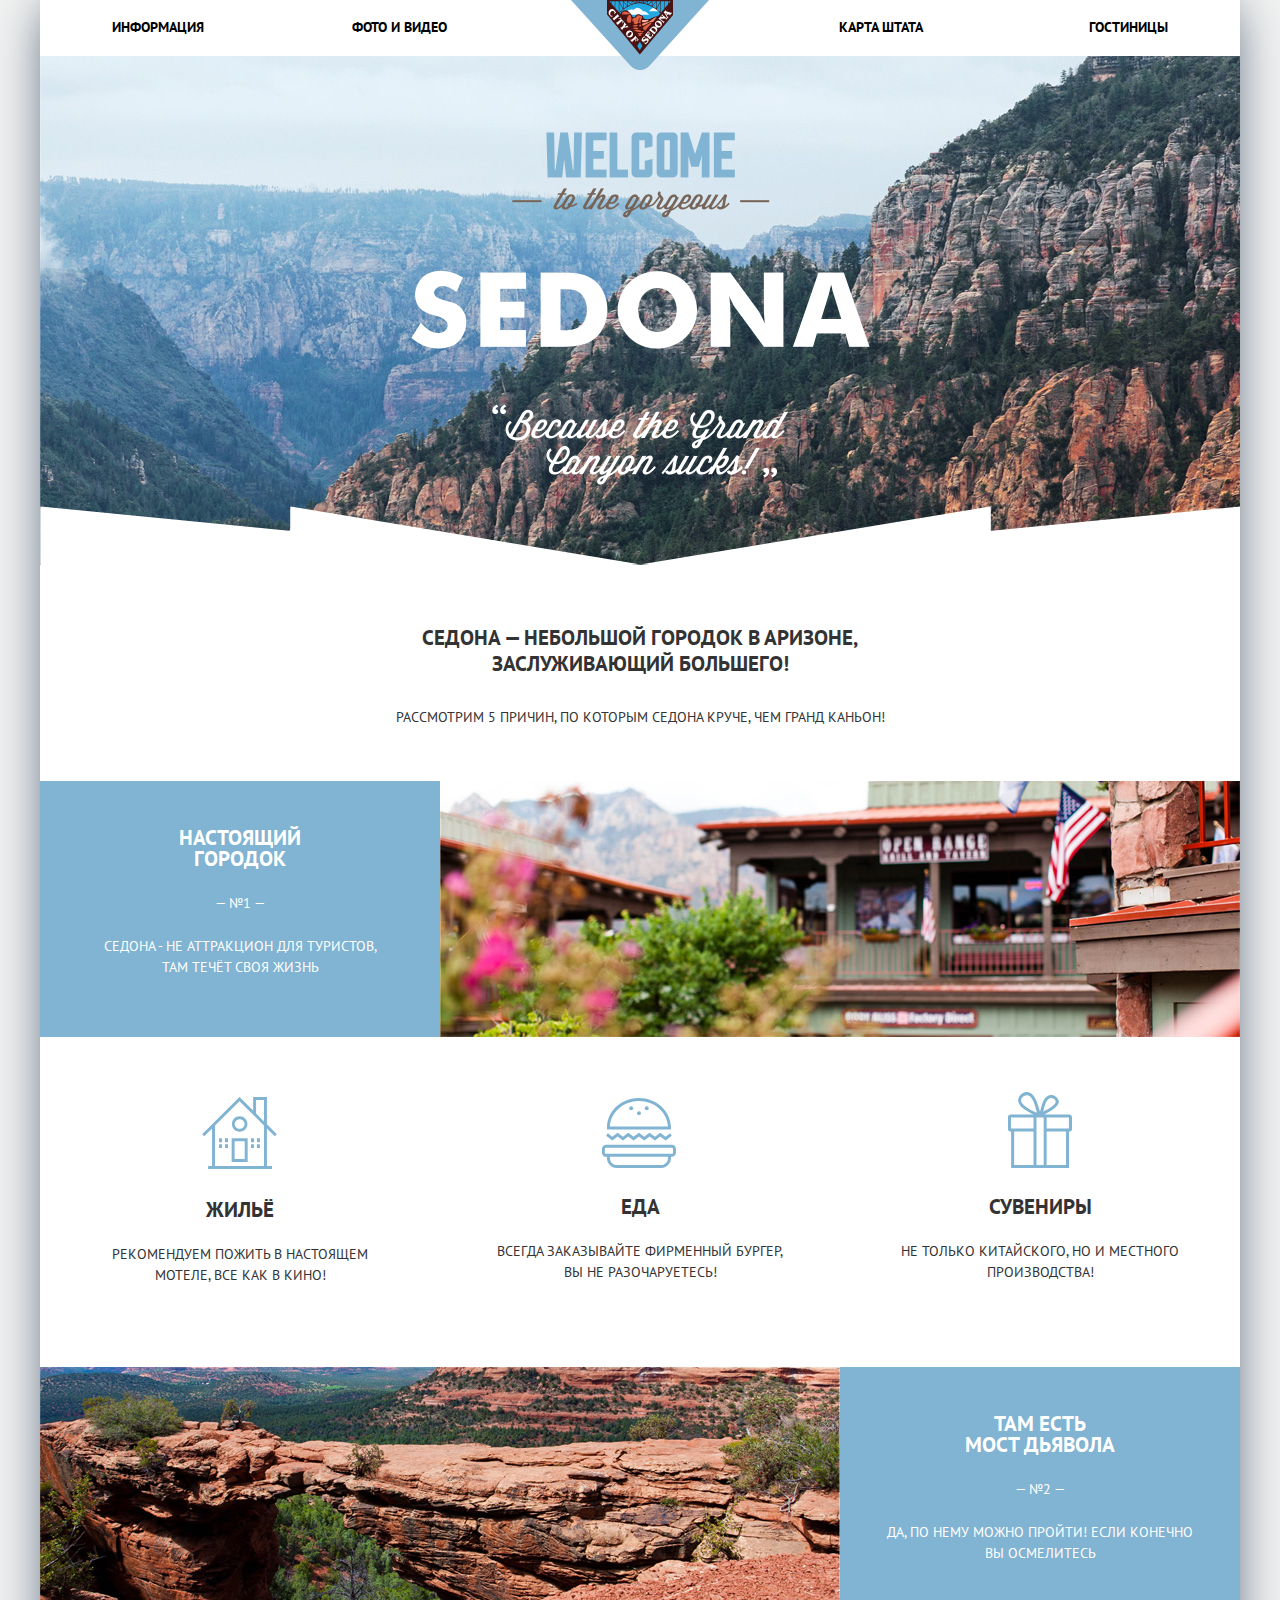
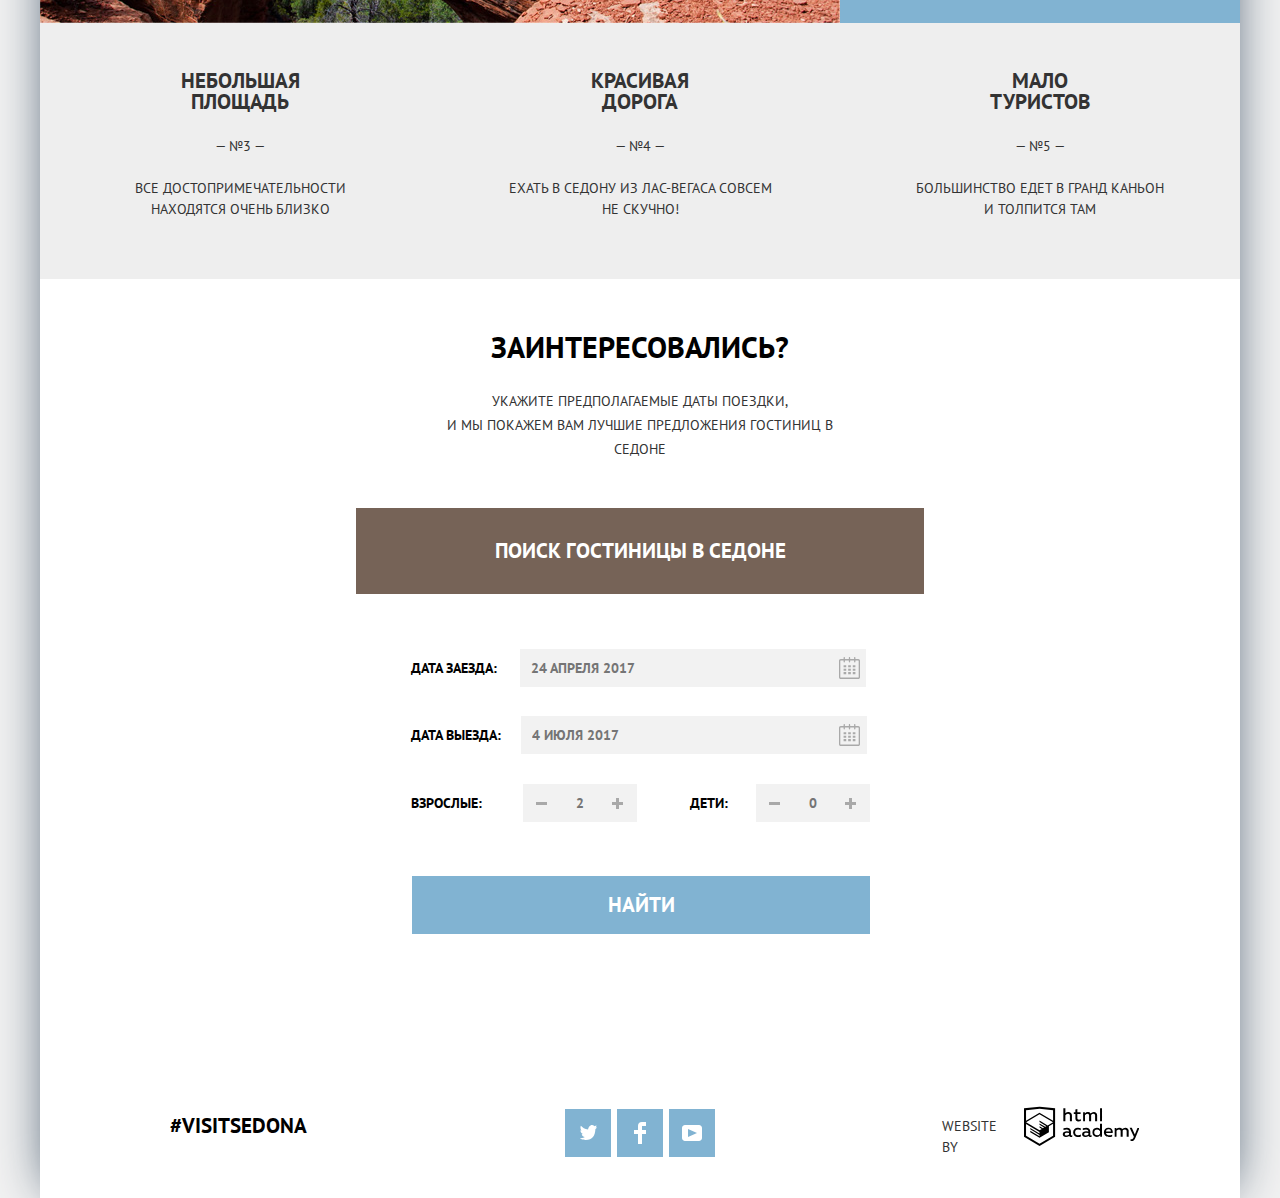
<file: index.html>
<!DOCTYPE html>
<html lang="ru">
    <head>
        <meta charset="utf-8">
        <title>HTML Academy: Седона</title>
        <link href="https://fonts.googleapis.com/css?family=PT+Sans:400,700&amp;subset=cyrillic" rel="stylesheet">
        <link href="css/normalize.css" rel="stylesheet">
        <link href="css/style_min.css" rel="stylesheet">
    </head>
    <body>
        <div class="main-wrapper">
            <header class="main-header">
                <nav class="main-navigation">
                    <ul class="site-navigation">
                        <li class="left-navigation"><a href="info.html">Информация</a></li>
                        <li class="left-navigation"><a href="photo-video.html">Фото и видео</a></li>
                        <li class="right-navigation"><a href="map.html">Карта штата</a></li>
                        <li class="right-navigation"><a href="hotels.html">Гостиницы</a></li>
                    </ul>
                    <a class="main-header-logo">
                        <img src="img/logo-sedona.svg" height="70" width="140" alt="Логотип города Седона">
                    </a>
                </nav>
            </header>
            <main class="container">
                <h1 class="visually-hidden">Седона - городок в Аризоне</h1>
                <section class="hero">
                    <h2 class="visually-hidden">Коротко о Седоне</h2>
                    <img src="img/welcome-text.png" height="353" width="459" class = "pic-welcome" alt="Добро пожаловать в Седону">
                </section>
                <div class="main-promo-wrapper">
                    <b class="promo-bold">Седона &mdash; небольшой городок в Аризоне, заслуживающий большего!</b>
                    <p class="promo">Рассмотрим 5 причин, по которым Седона круче, чем Гранд Каньон!</p>
                </div>
                <section class="advantages">
                    <h2 class="visually-hidden">Преимущества городка</h2>
                    <ul class="advantages-list">
                        <li class="advantages-item advantages-item-special advantages-item-picture city-background">
                            <div class="text-wrapper">
                                <h3 class="advantages-title">Настоящий городок</h3>
                                <p class="advantages-number">&mdash;&nbsp;№1&nbsp;&mdash;</p>
                                <p class="advantages-text">Седона - не аттракцион для туристов, там течёт своя жизнь</p>
                            </div>
                        </li>
                        <li class="advantages-item">
                            <ul class="advantages-inner-list">
                                <li class="advantages-item advantages-item-white advantages-item-icon icon-home">
                                    <h3 class="advantages-title">Жильё</h3>
                                    <p class="advantages-text-black">Рекомендуем пожить в настоящем мотеле, все как в кино!</p>
                                </li>
                                <li class="advantages-item advantages-item-white advantages-item-icon icon-food">
                                    <h3 class="advantages-title">Еда</h3>
                                    <p class="advantages-text-black">Всегда заказывайте фирменный бургер, вы не разочаруетесь!</p>
                                </li>
                                <li class="advantages-item advantages-item-white advantages-item-icon icon-souvenir">
                                    <h3 class="advantages-title">Сувениры</h3>
                                    <p class="advantages-text-black">Не только китайского, но и местного производства!</p>
                                </li>
                            </ul>
                        </li>
                        <li class="advantages-item advantages-item-special advantages-item-picture mountains-background">
                            <div class="text-wrapper">
                                <h3 class="advantages-title">Там есть <br> мост дьявола</h3>
                                <p class="advantages-number">&mdash;&nbsp;№2&nbsp;&mdash;</p>
                                <p class="advantages-text">Да, по нему можно пройти! Если конечно вы осмелитесь</p>
                            </div>
                        </li>
                        <li class="advantages-item">
                            <ul class="advantages-inner-list">
                                <li class="advantages-item advantages-item-grey">
                                    <div class="text-wrapper">
                                        <h3 class="advantages-title">Небольшая площадь</h3>
                                        <p class="advantages-number">&mdash;&nbsp;№3&nbsp;&mdash;</p>
                                        <p class="advantages-text">Все достопримечательности находятся очень близко</p>
                                    </div>
                                </li>
                                <li class="advantages-item advantages-item-grey">
                                    <div class="text-wrapper">
                                        <h3 class="advantages-title">Красивая дорога</h3>
                                        <p class="advantages-number">&mdash;&nbsp;№4&nbsp;&mdash;</p>
                                        <p class="advantages-text">Ехать в седону из Лас-Вегаса совсем не скучно!</p>
                                    </div>
                                </li>
                                <li class="advantages-item advantages-item-grey">
                                    <div class="text-wrapper">
                                        <h3 class="advantages-title">Мало туристов</h3>
                                        <p class="advantages-number">&mdash;&nbsp;№5&nbsp;&mdash;</p>
                                        <p class="advantages-text">Большинство едет в Гранд Каньон и толпится там</p>
                                    </div>
                                </li>
                            </ul>
                        </li>
                    </ul>
                </section>
                <section class="hotels">
                    <h2 class="visually-hidden">Поиск гостиницы в Седоне</h2>
                    <div class="text-wrapper">
                        <b>Заинтересовались?</b>
                        <p class="hotels-info">Укажите предполагаемые даты поездки, <br> и мы покажем вам лучшие предложения гостиниц в Седоне</p>
                    </div>
                <a class="button button-hotels-search" href="#">Поиск гостиницы в Седоне</a>
                <section class="modal modal-hotels-search modal-open">
                    <form class="hotels-search" action="https://echo.htmlacademy.ru" method="get">
                        <p class="hotels-search-item arrival-date">
                            <label for="arrival-date-field">Дата заезда:</label>
                            <input type="text" class="form-date-input" name="arrival-date" id="arrival-date-field" placeholder="24 апреля 2017">
                            <button type ="button" class="button calendar-button">
                                <svg xmlns="http://www.w3.org/2000/svg" width="21" height="22" viewBox="0 0 21 22">
                                    <path fill="#a9a9a9" d="M19.251 2.025h-2.845V.648c0-.381-.294-.689-.656-.689-.363 0-.656.308-.656.689v1.377h-3.938V.648c0-.381-.294-.689-.655-.689-.363 0-.657.308-.657.689v1.377H5.906V.648c0-.381-.294-.689-.656-.689-.363 0-.657.308-.657.689v1.377H1.75C.784 2.025 0 2.847 0 3.862v16.302C0 21.179.784 22 1.75 22h17.501c.966 0 1.749-.821 1.749-1.836V3.862c0-1.015-.783-1.837-1.749-1.837zm.437 18.139a.448.448 0 0 1-.437.459H1.75a.45.45 0 0 1-.438-.459V3.862a.45.45 0 0 1 .438-.459h2.844v1.378c0 .381.294.689.657.689.362 0 .656-.308.656-.689V3.403h3.938v1.378c0 .381.294.689.657.689.361 0 .655-.308.655-.689V3.403h3.938v1.378c0 .381.293.689.656.689.362 0 .656-.308.656-.689V3.403h2.845c.241 0 .437.206.437.459v16.302z"/>
                                    <path fill="#a9a9a9" d="M4.594 8.225h2.625v2.066H4.594zM4.594 11.668h2.625v2.067H4.594zM4.594 15.112h2.625v2.066H4.594zM9.188 15.112h2.625v2.066H9.188zM9.188 11.668h2.625v2.067H9.188zM9.188 8.225h2.625v2.066H9.188zM13.781 15.112h2.625v2.066h-2.625zM13.781 11.668h2.625v2.067h-2.625zM13.781 8.225h2.625v2.066h-2.625z"/>
                                </svg>
                                <span class="visually-hidden">Календарь</span>
                            </button>
                        </p>
                        <p class="hotels-search-item departure-date">
                            <label for="departure-date-field">Дата выезда:</label>
                            <input type="text" class="form-date-input" name="departure-date" id="departure-date-field" placeholder="4 июля 2017">
                            <button type="button" class="button calendar-button">
                                <svg xmlns="http://www.w3.org/2000/svg" width="21" height="22" viewBox="0 0 21 22">
                                    <path fill="#a9a9a9" d="M19.251 2.025h-2.845V.648c0-.381-.294-.689-.656-.689-.363 0-.656.308-.656.689v1.377h-3.938V.648c0-.381-.294-.689-.655-.689-.363 0-.657.308-.657.689v1.377H5.906V.648c0-.381-.294-.689-.656-.689-.363 0-.657.308-.657.689v1.377H1.75C.784 2.025 0 2.847 0 3.862v16.302C0 21.179.784 22 1.75 22h17.501c.966 0 1.749-.821 1.749-1.836V3.862c0-1.015-.783-1.837-1.749-1.837zm.437 18.139a.448.448 0 0 1-.437.459H1.75a.45.45 0 0 1-.438-.459V3.862a.45.45 0 0 1 .438-.459h2.844v1.378c0 .381.294.689.657.689.362 0 .656-.308.656-.689V3.403h3.938v1.378c0 .381.294.689.657.689.361 0 .655-.308.655-.689V3.403h3.938v1.378c0 .381.293.689.656.689.362 0 .656-.308.656-.689V3.403h2.845c.241 0 .437.206.437.459v16.302z"/>
                                    <path fill="#a9a9a9" d="M4.594 8.225h2.625v2.066H4.594zM4.594 11.668h2.625v2.067H4.594zM4.594 15.112h2.625v2.066H4.594zM9.188 15.112h2.625v2.066H9.188zM9.188 11.668h2.625v2.067H9.188zM9.188 8.225h2.625v2.066H9.188zM13.781 15.112h2.625v2.066h-2.625zM13.781 11.668h2.625v2.067h-2.625zM13.781 8.225h2.625v2.066h-2.625z"/>
                                </svg>
                                <span class="visually-hidden">Календарь</span>
                            </button>
                        </p>
                         <p class="hotels-search-item persons-number">
                                 <label for="adults-number-field" class="adults-number">Взрослые:</label>
                                 <button type="button" class="button hotel-search-button-minus">
                                     <span class="visually-hidden">Минус</span>
                                 </button>
                                 <input type="text" name="adults-number" id="adults-number-field" class="adults-number-input" placeholder="2">
                                 <button type="button" class="button hotel-search-button-plus">
                                     <span class="visually-hidden">Плюс</span>
                                 </button>
                                 <label for="children-number-field" class="children-number">Дети:</label>
                                 <button type="button" class="button hotel-search-button-minus">
                                     <span class="visually-hidden">Минус</span>
                                 </button>
                                 <input type="text" name="children-number" id="children-number-field" class="children-number-input" placeholder="0">
                                 <button type="button" class="button hotel-search-button-plus">
                                     <span class="visually-hidden">Плюс</span>
                                 </button>
                        </p>
                        <button class="button hotel-search-button" type="submit">Найти</button>
                    </form>
                </section>
            </section>
            <div class="map">
                <iframe src="https://www.google.com/maps/embed?pb=!1m18!1m12!1m3!1d52387.18983692852!2d-111.8075127839742!3d34.85121759474642!2m3!1f0!2f0!3f0!3m2!1i1024!2i768!4f13.1!3m3!1m2!1s0x872da132f942b00d%3A0x5548c523fa6c8efd!2z0KHQtdC00L7QvdCwLCDQkNGA0LjQt9C-0L3QsCA4NjMzNiwg0KHQqNCQ!5e0!3m2!1sru!2sru!4v1551160015744" width="1200" height="593"  allowfullscreen></iframe>
            </div>
        </main>
        <footer class="main-footer">
            <div class="footer-content-wrapper">
                <div class="hashtag-wrapper">
                    <p class="hashtag">#VISITSEDONA</p>
                </div>
                <ul class="social-list">
                     <li>
                         <a class="social-button social-button-twitter" href="#">
                             <span class="visually-hidden">Твиттер</span>
                             <svg xmlns="http://www.w3.org/2000/svg" xmlns:xlink="http://www.w3.org/1999/xlink" width="17" height="15" viewBox="0 0 17 15">
                                 <path fill="#fff" d="M10.95.144c1.685-.496 2.984.27 3.577 1.179.673-.231 1.331-.481 2.011-.708a2.345 2.345 0 0 1-.857 1.768c.685.17 1.304-.491 1.304-.491-.169 1-1.006 1.788-1.563 2.024-.231 6.75-3.175 11.217-10.077 11.082h-.446c-.41 0-4.164-.46-4.898-1.887 2.271.196 3.893-.422 4.693-1.177-.96-.3-2.679-.477-2.979-2.95.349.106.564.228 1.19.119C1.705 8.247.374 7.53.448 5.33c.285.328 1.067.536 1.34.472C1.085 5.561-.182 2.442.894.85c1.818 1.854 3.735 3.606 7.152 3.773C8.254 2.33 9.183.793 10.95.144z">
                                 </path>
                             </svg>
                         </a>
                     </li>
                     <li>
                         <a class="social-button social-button-facebook" href="#">
                             <span class="visually-hidden">Фейсбук</span>
                             <svg xmlns="http://www.w3.org/2000/svg" width="12" height="22" viewBox="0 0 12 22">
                                 <path fill="#fff" d="M12 4V0H8a4 4 0 0 0-4 4v4H0v4h4v10h4V12h4V8H8V4h4z">
                                 </path>
                             </svg>
                         </a>
                     </li>
                     <li>
                         <a class="social-button social-button-youtube" href="#">
                             <span class="visually-hidden">Ютуб</span>
                             <svg xmlns="http://www.w3.org/2000/svg" xmlns:xlink="http://www.w3.org/1999/xlink" width="20" height="16" viewBox="0 0 20 16">
                                 <path fill="#fff" d="M17 0H3C1.35 0 0 1.35 0 3v10c0 1.65 1.35 3 3 3h14c1.65 0 3-1.35 3-3V3c0-1.65-1.35-3-3-3zM6.027 11.998V4.002L15.014 8l-8.987 3.998z">
                                 </path>
                             </svg>
                         </a>
                    </li>
                </ul>
                <div class="copyright-container">
                    <div class="copyright-wrapper">
                        <p>Website by</p>
                        <a href="https://htmlacademy.ru/intensive/htmlcss" class="htmlacademy-link"><span class="visually-hidden">Ссылка на лендинг интенсива по HTML и CSS</span>
                              <svg data-name="Layer 1" xmlns="http://www.w3.org/2000/svg" width="115" height="41" viewBox="0 0 113 39">
                                  <path  fill="fff" d="M46.84 28.22a2.07 2.07 0 0 0 .58-.11v1.4a3.41 3.41 0 0 1-1.24.22 1.75 1.75 0 0 1-1.75-1 5.08 5.08 0 0 1-3.3 1.13c-1.59 0-3.06-.87-3.06-2.68 0-2.24 2.08-2.93 3.9-2.93a11.63 11.63 0 0 1 2.28.26v-.31c0-1.09-.8-1.86-2.3-1.86a7.79 7.79 0 0 0-3.15.67v-1.79a10.72 10.72 0 0 1 3.35-.58c2.48 0 4 1.18 4 3.83v3.14a.57.57 0 0 0 .69.61zm-6.76-1.19a1.42 1.42 0 0 0 1.64 1.29 3.56 3.56 0 0 0 2.53-1v-1.51a10.21 10.21 0 0 0-1.9-.22c-1.1.01-2.27.35-2.27 1.45zM53.06 20.62a5.29 5.29 0 0 1 2.7.67v1.79a4.28 4.28 0 0 0-2.42-.73 2.89 2.89 0 1 0 0 5.76 5.26 5.26 0 0 0 2.55-.67v1.8a6.58 6.58 0 0 1-2.9.6 4.42 4.42 0 0 1-4.72-4.54 4.54 4.54 0 0 1 4.79-4.68zM65.84 28.22a2.07 2.07 0 0 0 .58-.11v1.4a3.41 3.41 0 0 1-1.24.22 1.75 1.75 0 0 1-1.75-1 5.08 5.08 0 0 1-3.3 1.13c-1.59 0-3.06-.87-3.06-2.68 0-2.24 2.08-2.93 3.9-2.93a11.63 11.63 0 0 1 2.28.26v-.31c0-1.09-.8-1.86-2.3-1.86a7.79 7.79 0 0 0-3.15.67v-1.79a10.72 10.72 0 0 1 3.35-.58c2.48 0 4 1.18 4 3.83v3.14a.57.57 0 0 0 .69.61zm-6.76-1.19a1.42 1.42 0 0 0 1.64 1.29 3.56 3.56 0 0 0 2.53-1v-1.51a10.21 10.21 0 0 0-1.9-.22c-1.11.01-2.27.35-2.27 1.45zM76.67 16.85v12.76h-1.76v-1.39a4.07 4.07 0 0 1-3.35 1.62 4.62 4.62 0 0 1 0-9.22 4 4 0 0 1 3.15 1.37v-5.14h2zm-4.76 5.48a2.9 2.9 0 0 0 0 5.8 3 3 0 0 0 2.79-1.84v-2.13a3.06 3.06 0 0 0-2.79-1.83zM82.99 20.62c3.48 0 4.68 2.81 4.12 5.34h-6.58c.22 1.57 1.75 2.22 3.35 2.22a6.41 6.41 0 0 0 2.77-.62v1.68a7.5 7.5 0 0 1-3.14.6c-2.68 0-5-1.53-5-4.61a4.39 4.39 0 0 1 4.48-4.61zm.09 1.62a2.39 2.39 0 0 0-2.57 2.26h4.85a2.06 2.06 0 0 0-2.28-2.26zM89.1 29.61v-8.75h1.73v1.09a4 4 0 0 1 2.92-1.33 3 3 0 0 1 2.73 1.4 4.33 4.33 0 0 1 3.06-1.4 3.21 3.21 0 0 1 3.32 3.52v5.47h-2V24.2a1.67 1.67 0 0 0-1.73-1.84 2.94 2.94 0 0 0-2.17 1.18V29.61h-2V24.2a1.67 1.67 0 0 0-1.73-1.84 3.11 3.11 0 0 0-2.32 1.35v5.91h-2zM111.47 20.86h2l-4.1 9.93c-.95 2.28-2.19 3-3.52 3a5 5 0 0 1-1.15-.15v-1.66a3 3 0 0 0 .89.13c.95 0 1.66-.67 2.17-2l.18-.44-4.16-8.82h2.13l3 6.6zM40.66 1.53v5a4 4 0 0 1 2.83-1.2A3.41 3.41 0 0 1 47.1 8.9v5.41h-2V9.15a1.9 1.9 0 0 0-2-2.1 3.08 3.08 0 0 0-2.44 1.46v5.8h-2V1.53h2zM52.43 2.42v3.12h3.17v1.71h-3.17v4c0 1.15.53 1.53 1.66 1.53a4.71 4.71 0 0 0 1.77-.35v1.68a7.14 7.14 0 0 1-2.35.38 2.68 2.68 0 0 1-3-2.88V7.23h-1.6V5.52h1.57V2.88zM58.1 14.29V5.54h1.73v1.09a4 4 0 0 1 2.92-1.33 3 3 0 0 1 2.73 1.4 4.33 4.33 0 0 1 3.06-1.4 3.21 3.21 0 0 1 3.32 3.52v5.47h-2V8.88a1.67 1.67 0 0 0-1.73-1.84 2.94 2.94 0 0 0-2.17 1.18V14.29h-2V8.88a1.67 1.67 0 0 0-1.73-1.84 3.11 3.11 0 0 0-2.32 1.35v5.91h-2zM74.72 1.52h1.95v12.76h-1.95zM15.44.02h-.16L0 1.62v28l15.28 9.09 15.28-9.09v-28zm13.12 28.45l-13.28 7.9L2 28.47V16.99l13.22 7.87v1.43l-9.07-5.4v1.38l9.11 5.47v1.46l-9.1-5.42v1.38l9.11 5.47 9.19-5.5V19.22l4.1-2.45v11.67zm0-13.16l-3.65 2.14-1.68 1-8-4.76v1.38l6.84 4.07h-.06l-.15.09-1 .57-5.64-3.36v1.38l4.45 2.65-1.05.7-3.36-2v1.38l2.21 1.3-2.25 1.35-13.16-7.82 13.17-7.92zm0-1.39L15.21 6.05l-13.2 7.86V3.41l13.28-1.39 13.28 1.39v10.51z">
                                  </path>
                              </svg>
                          </a>
                      </div>
                  </div>
            </div>
        </footer>
    </div>
    <script src="js/popup_min.js"></script>
  </body>
</html>
</file>
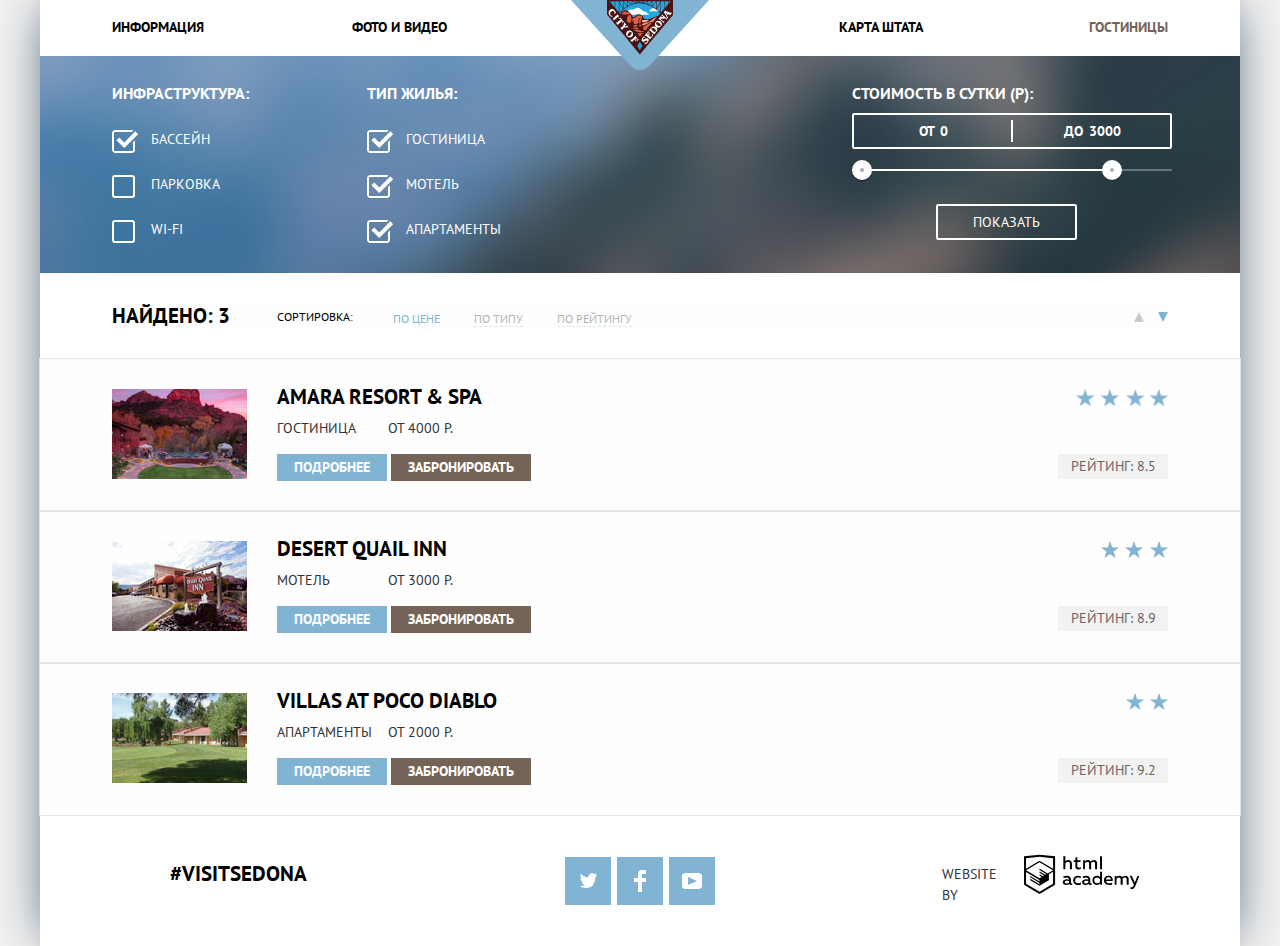
<file: hotels.html>
<!DOCTYPE html>
<html lang="ru">
    <head>
        <meta charset="utf-8">
        <title>Гостинницы города Седона</title>
        <link href="https://fonts.googleapis.com/css?family=PT+Sans:400,700&amp;subset=cyrillic" rel="stylesheet">
        <link href="css/normalize.css" rel="stylesheet">
        <link href="css/style_min.css" rel="stylesheet">
    </head>
    <body>
        <div class="main-wrapper">
            <header class="main-header">
                <nav class="main-navigation">
                    <a class="main-header-logo" href="index.html">
                    <img src="img/logo-sedona.svg" height="70" width="140" alt="Логотип города Седона">
                    </a>
                    <ul class="site-navigation">
                        <li class="left-navigation"><a href="info.html">Информация</a></li>
                        <li class="left-navigation"><a href="photo-video.html">Фото и видео</a></li>
                        <li class="right-navigation"><a href="map.html">Карта штата</a></li>
                        <li class="right-navigation site-navigation-current"><a>Гостиницы</a></li>
                    </ul>
                </nav>
            </header>
            <main class="container">
               <h1 class="visually-hidden">Гостиницы города Седона</h1>
               <section class="filters">
                   <h2 class="visually-hidden">Фильтры</h2>
                   <form class="filters-form" method="get" action="https://echo.htmlacademy.ru">
                       <div class="filters-hotels-wrapper">
                           <div class="filter-infrastructure-wrapper">
                               <fieldset>
                                   <legend class="filters-legend">Инфраструктура:</legend>
                                   <ul class="filters-list">
                                       <li class="filters-option">
                                           <input class="visually-hidden filters-input filters-input-checkbox" type="checkbox" name="filters-pool" id="filters-pool-field" checked>
                                           <label for="filters-pool-field">Бассейн</label>
                                        </li>
                                        <li class="filters-option">
                                            <input class="visually-hidden filters-input filters-input-checkbox" type="checkbox" name="filters-parking" id="filters-parking-field">
                                            <label for="filters-parking-field">Парковка</label>
                                        </li>
                                        <li class="filters-option">
                                            <input class="visually-hidden filters-input filters-input-checkbox" type="checkbox" name="filters-wi-fi" id="filters-wi-fi-field">
                                            <label for="filters-wi-fi-field">Wi-Fi</label>
                                        </li>
                                    </ul>
                                </fieldset>
                            </div>
                            <div class="filter-house-type-wrapper">
                                <fieldset>
                                    <legend class="filters-legend">Тип жилья:</legend>
                                        <ul class="filters-list">
                                            <li class="filters-option">
                                                <input class="visually-hidden filters-input filters-input-checkbox" type="checkbox" name="filters-hotel" id="filters-hotel-field" checked>
                                                <label for="filters-hotel-field">Гостиница</label>
                                            </li>
                                            <li class="filters-option">
                                                <input class="visually-hidden filters-input filters-input-checkbox" type="checkbox" name="filters-motel" id="filters-motel-field" checked>
                                                <label for="filters-motel-field">Мотель</label>
                                            </li>
                                            <li class="filters-option">
                                                <input class="visually-hidden filters-input filters-input-checkbox" type="checkbox" name="filters-apartments" id="filters-apartments-field" checked>
                                                <label for="filters-apartments-field">Апартаменты</label>
                                            </li>
                                        </ul>
                                </fieldset>
                            </div>
                            <div class="hotel-price-wrapper">
                                <fieldset>
                                    <legend class="filters-range-title">Стоимость в сутки (Р):</legend>
                                    <div class="price-controls">
                                        <label class="min-price"> от <input type="text" name="min-price" value="0"></label>
                                        <label class="max-price"> до <input type="text" name="max-price" value="3000"></label>
                                    </div>
                                    <div class="range-controls">
                                        <div class="scale">
                                            <div class="bar"></div>
                                            <div class="range-toggle range-toggle-min"></div>
                                            <div class="range-toggle range-toggle-max"></div>
                                        </div>
                                    </div>
                                    <button  class="btn-transparent" type="submit">Показать</button>
                                </fieldset>
                            </div>
                        </div>
                    </form>
                </section>
               <section class="hotels">
                   <h2 class="visually-hidden">Список гостиниц</h2>
                   <section class="sorting">
                       <h3 class="visually-hidden">Сортировка гостиниц</h3>
                       <div class="sorting-wrapper">
                            <p class="number-of-hotels">
                                Найдено:
                                <output class="number-of-hotels-input" name="number-of-hotels-input" id="number-of-hotels-field">3</output>
                            </p>
                            <p class="sorting-text">Сортировка:</p>
                            <ul class="sorting-list">
                                <li class="sorting-item"><a class="active sorting-link" href="#">По цене</a></li>
                                <li class="sorting-item"><a class="sorting-link" href="#">По типу</a></li>
                                <li class="sorting-item"><a class="sorting-link" href="#">По рейтингу</a></li>
                            </ul>
                        </div>
                        <div class="sort-order-wrapper">
                            <a class="sort-order-link-ascending">
                                <span class="visually-hidden">По возрастанию</span>
                            </a>
                            <a class="sort-order-link-descending active">
                                <span class="visually-hidden">По убыванию</span>
                            </a>
                        </div>
                   </section>
                   <ul class="hotels-list">
                       <li class="hotels-item">
                               <div class="hotels-item-wrapper">
                                   <img src="img/hotel-amara-resort-and-spa.jpg" class="hotel-image" height="90" width="135" alt="Гостиница Amara Resort & Spa">
                                   <div class="hotels-item-text-btns-wrapper">
                                       <h3 class="hotel-name">
                                           <a class="hotel-link" href="hotel-amara-resort-and-spa.html">Amara Resort & Spa</a>
                                       </h3>
                                       <div class="hotels-item-text-wrapper">
                                           <p class="hotel-type">Гостиница</p>
                                           <p class="hotel-price">от 4000 Р.</p>
                                       </div>
                                       <div class="hotels-item-btns-wrapper">
                                           <a class="button button-info" href="hotel-amara-resort-and-spa.html">Подробнее</a>
                                           <a class="button button-booking" href="hotel-booking.html">Забронировать</a>
                                       </div>
                                 </div>
                               </div>
                               <div class="rating-wrapper">
                                   <p class="hotels-rating hotels-rating-four-stars">4 звезды</p>
                                   <p class="raing rating-number">
                                       Рейтинг: 8.5
                                   </p>
                               </div>
                       </li>
                       <li class="hotels-item">
                               <div class="hotels-item-wrapper">
                                   <img src="img/hotel-desert-quail-inn.jpg" height="90" width="135" alt="Мотель Desert Quail Inn">
                                   <div class="hotels-item-text-btns-wrapper">
                                       <h3 class="hotel-name">
                                           <a class="hotel-link" href="hotel-desert-quail-inn.html">Desert Quail Inn</a>
                                       </h3>
                                       <div class="hotels-item-text-wrapper">
                                           <p class="hotel-type">Мотель</p>
                                           <p class="hotel-price">от 3000 Р.</p>
                                       </div>
                                       <div class="hotels-item-btns-wrapper">
                                           <a class="button button-info" href="hotel-desert-quail-inn.html">Подробнее</a>
                                           <a class="button button-booking" href="hotel-booking.html">Забронировать</a>
                                       </div>
                                   </div>
                               </div>
                               <div class="rating-wrapper">
                                   <p class="hotels-rating hotels-rating-three-stars">3 звезды</p>
                                   <p class="raing rating-number">
                                       Рейтинг: 8.9
                                   </p>
                               </div>
                       </li>
                       <li class="hotels-item">
                               <div class="hotels-item-wrapper">
                                   <img src="img/hotel-villas-at-poco-diablo.jpg" height="90" width="135" alt="Апартаменты Villas At Poco Diablo">
                                   <div class="hotels-item-text-btns-wrapper">
                                       <h3 class="hotel-name">
                                           <a class="hotel-link" href="hotel-villas-at-poco-diablo.html">Villas At Poco Diablo</a>
                                       </h3>
                                       <div class="hotels-item-text-wrapper">
                                           <p class="hotel-type">Апартаменты</p>
                                           <p class="hotel-price">от 2000 Р.</p>
                                       </div>
                                       <div class="hotels-item-btns-wrapper">
                                           <a class="button button-info" href="hotel-villas-at-poco-diablo.html">Подробнее</a>
                                           <a class="button button-booking" href="hotel-booking.html">Забронировать</a>
                                       </div>
                                   </div>
                               </div>
                               <div class="rating-wrapper">
                                   <p class="hotels-rating hotels-rating-two-stars">2 звезды</p>
                                   <p class="raing rating-number">
                                       Рейтинг: 9.2
                                   </p>
                               </div>
                       </li>
                   </ul>
               </section>
            </main>
            <footer class="footer">
                <div class="footer-content-wrapper">
                     <div class="hashtag-wrapper">
                         <p class="hashtag">#VISITSEDONA</p>
                     </div>
                     <ul class="social-list">
                          <li>
                              <a class="social-button social-button-twitter" href="#">
                                  <span class="visually-hidden">Твиттер</span>
                                  <svg xmlns="http://www.w3.org/2000/svg" xmlns:xlink="http://www.w3.org/1999/xlink" width="17" height="15" viewBox="0 0 17 15">
                                      <path fill="#fff" d="M10.95.144c1.685-.496 2.984.27 3.577 1.179.673-.231 1.331-.481 2.011-.708a2.345 2.345 0 0 1-.857 1.768c.685.17 1.304-.491 1.304-.491-.169 1-1.006 1.788-1.563 2.024-.231 6.75-3.175 11.217-10.077 11.082h-.446c-.41 0-4.164-.46-4.898-1.887 2.271.196 3.893-.422 4.693-1.177-.96-.3-2.679-.477-2.979-2.95.349.106.564.228 1.19.119C1.705 8.247.374 7.53.448 5.33c.285.328 1.067.536 1.34.472C1.085 5.561-.182 2.442.894.85c1.818 1.854 3.735 3.606 7.152 3.773C8.254 2.33 9.183.793 10.95.144z">
                                      </path>
                                  </svg>
                              </a>
                          </li>
                          <li>
                              <a class="social-button social-button-facebook" href="#">
                                  <span class="visually-hidden">Фейсбук</span>
                                  <svg xmlns="http://www.w3.org/2000/svg" width="12" height="22" viewBox="0 0 12 22">
                                      <path fill="#fff" d="M12 4V0H8a4 4 0 0 0-4 4v4H0v4h4v10h4V12h4V8H8V4h4z">
                                      </path>
                                  </svg>
                              </a>
                          </li>
                          <li>
                              <a class="social-button social-button-youtube" href="#">
                                  <span class="visually-hidden">Ютуб</span>
                                  <svg xmlns="http://www.w3.org/2000/svg" xmlns:xlink="http://www.w3.org/1999/xlink" width="20" height="16" viewBox="0 0 20 16">
                                      <path fill="#fff" d="M17 0H3C1.35 0 0 1.35 0 3v10c0 1.65 1.35 3 3 3h14c1.65 0 3-1.35 3-3V3c0-1.65-1.35-3-3-3zM6.027 11.998V4.002L15.014 8l-8.987 3.998z">
                                      </path>
                                  </svg>
                               </a>
                           </li>
                       </ul>
                       <div class="copyright-container">
                           <div class="copyright-wrapper">
                               <p>Website by</p>
                               <a href="https://htmlacademy.ru/intensive/htmlcss" class="htmlacademy-link"><span class="visually-hidden">Ссылка на лендинг интенсива по HTML и CSS</span>
                                   <svg data-name="Layer 1" xmlns="http://www.w3.org/2000/svg" width="115" height="41" viewBox="0 0 113 39">
                                       <path  fill="fff" d="M46.84 28.22a2.07 2.07 0 0 0 .58-.11v1.4a3.41 3.41 0 0 1-1.24.22 1.75 1.75 0 0 1-1.75-1 5.08 5.08 0 0 1-3.3 1.13c-1.59 0-3.06-.87-3.06-2.68 0-2.24 2.08-2.93 3.9-2.93a11.63 11.63 0 0 1 2.28.26v-.31c0-1.09-.8-1.86-2.3-1.86a7.79 7.79 0 0 0-3.15.67v-1.79a10.72 10.72 0 0 1 3.35-.58c2.48 0 4 1.18 4 3.83v3.14a.57.57 0 0 0 .69.61zm-6.76-1.19a1.42 1.42 0 0 0 1.64 1.29 3.56 3.56 0 0 0 2.53-1v-1.51a10.21 10.21 0 0 0-1.9-.22c-1.1.01-2.27.35-2.27 1.45zM53.06 20.62a5.29 5.29 0 0 1 2.7.67v1.79a4.28 4.28 0 0 0-2.42-.73 2.89 2.89 0 1 0 0 5.76 5.26 5.26 0 0 0 2.55-.67v1.8a6.58 6.58 0 0 1-2.9.6 4.42 4.42 0 0 1-4.72-4.54 4.54 4.54 0 0 1 4.79-4.68zM65.84 28.22a2.07 2.07 0 0 0 .58-.11v1.4a3.41 3.41 0 0 1-1.24.22 1.75 1.75 0 0 1-1.75-1 5.08 5.08 0 0 1-3.3 1.13c-1.59 0-3.06-.87-3.06-2.68 0-2.24 2.08-2.93 3.9-2.93a11.63 11.63 0 0 1 2.28.26v-.31c0-1.09-.8-1.86-2.3-1.86a7.79 7.79 0 0 0-3.15.67v-1.79a10.72 10.72 0 0 1 3.35-.58c2.48 0 4 1.18 4 3.83v3.14a.57.57 0 0 0 .69.61zm-6.76-1.19a1.42 1.42 0 0 0 1.64 1.29 3.56 3.56 0 0 0 2.53-1v-1.51a10.21 10.21 0 0 0-1.9-.22c-1.11.01-2.27.35-2.27 1.45zM76.67 16.85v12.76h-1.76v-1.39a4.07 4.07 0 0 1-3.35 1.62 4.62 4.62 0 0 1 0-9.22 4 4 0 0 1 3.15 1.37v-5.14h2zm-4.76 5.48a2.9 2.9 0 0 0 0 5.8 3 3 0 0 0 2.79-1.84v-2.13a3.06 3.06 0 0 0-2.79-1.83zM82.99 20.62c3.48 0 4.68 2.81 4.12 5.34h-6.58c.22 1.57 1.75 2.22 3.35 2.22a6.41 6.41 0 0 0 2.77-.62v1.68a7.5 7.5 0 0 1-3.14.6c-2.68 0-5-1.53-5-4.61a4.39 4.39 0 0 1 4.48-4.61zm.09 1.62a2.39 2.39 0 0 0-2.57 2.26h4.85a2.06 2.06 0 0 0-2.28-2.26zM89.1 29.61v-8.75h1.73v1.09a4 4 0 0 1 2.92-1.33 3 3 0 0 1 2.73 1.4 4.33 4.33 0 0 1 3.06-1.4 3.21 3.21 0 0 1 3.32 3.52v5.47h-2V24.2a1.67 1.67 0 0 0-1.73-1.84 2.94 2.94 0 0 0-2.17 1.18V29.61h-2V24.2a1.67 1.67 0 0 0-1.73-1.84 3.11 3.11 0 0 0-2.32 1.35v5.91h-2zM111.47 20.86h2l-4.1 9.93c-.95 2.28-2.19 3-3.52 3a5 5 0 0 1-1.15-.15v-1.66a3 3 0 0 0 .89.13c.95 0 1.66-.67 2.17-2l.18-.44-4.16-8.82h2.13l3 6.6zM40.66 1.53v5a4 4 0 0 1 2.83-1.2A3.41 3.41 0 0 1 47.1 8.9v5.41h-2V9.15a1.9 1.9 0 0 0-2-2.1 3.08 3.08 0 0 0-2.44 1.46v5.8h-2V1.53h2zM52.43 2.42v3.12h3.17v1.71h-3.17v4c0 1.15.53 1.53 1.66 1.53a4.71 4.71 0 0 0 1.77-.35v1.68a7.14 7.14 0 0 1-2.35.38 2.68 2.68 0 0 1-3-2.88V7.23h-1.6V5.52h1.57V2.88zM58.1 14.29V5.54h1.73v1.09a4 4 0 0 1 2.92-1.33 3 3 0 0 1 2.73 1.4 4.33 4.33 0 0 1 3.06-1.4 3.21 3.21 0 0 1 3.32 3.52v5.47h-2V8.88a1.67 1.67 0 0 0-1.73-1.84 2.94 2.94 0 0 0-2.17 1.18V14.29h-2V8.88a1.67 1.67 0 0 0-1.73-1.84 3.11 3.11 0 0 0-2.32 1.35v5.91h-2zM74.72 1.52h1.95v12.76h-1.95zM15.44.02h-.16L0 1.62v28l15.28 9.09 15.28-9.09v-28zm13.12 28.45l-13.28 7.9L2 28.47V16.99l13.22 7.87v1.43l-9.07-5.4v1.38l9.11 5.47v1.46l-9.1-5.42v1.38l9.11 5.47 9.19-5.5V19.22l4.1-2.45v11.67zm0-13.16l-3.65 2.14-1.68 1-8-4.76v1.38l6.84 4.07h-.06l-.15.09-1 .57-5.64-3.36v1.38l4.45 2.65-1.05.7-3.36-2v1.38l2.21 1.3-2.25 1.35-13.16-7.82 13.17-7.92zm0-1.39L15.21 6.05l-13.2 7.86V3.41l13.28-1.39 13.28 1.39v10.51z">
                                       </path>
                                   </svg>
                               </a>
                           </div>
                       </div>
                 </div>
             </footer>
       </div>
    </body>
</html>
</file>
<file: css/style_min.css>
body{margin:0;padding:0;font-family:"PT Sans",Arial,sans-serif;font-size:14px;line-height:21px;font-weight:400;color:#333;text-transform:uppercase;background-color:#f2f2f2}a{text-decoration:none}.visually-hidden{position:absolute;width:1px;height:1px;margin:-1px;border:0;padding:0;white-space:nowrap;-webkit-clip-path:inset(100%);clip-path:inset(100%);clip:rect(0 0 0 0);overflow:hidden}.main-wrapper{width:1200px;margin-left:auto;margin-right:auto;background-color:#fff;-webkit-box-shadow:0 0 50px -10px #34495e;box-shadow:0 0 50px -10px #34495e}.main-navigation{position:relative;min-height:56px;font-size:14px;font-weight:700;line-height:26px;color:#000;background-color:#fff}.site-navigation,.advantages-list,.advantages-inner-list{list-style:none}.advantages-list{margin:0;padding:0}.advantages-list li{margin-top:0}ul.site-navigation{display:-webkit-box;display:-ms-flexbox;display:flex;-ms-flex-wrap:wrap;flex-wrap:wrap;margin:0;margin-left:auto;margin-right:auto;padding:0 72px}.site-navigation li{width:240px;padding-top:14px;padding-bottom:16px}.left-navigation{text-align:left}.right-navigation{text-align:right}.site-navigation li:nth-child(3){margin-left:96px}.site-navigation li:nth-child(3) a{padding-right:5px}.main-header-logo{position:absolute;top:0;left:50%;-webkit-transform:translateX(-50%);-ms-transform:translateX(-50%);transform:translateX(-50%);z-index:5}.site-navigation a{color:#000}.site-navigation-current a{color:#766357;cursor:pointer}.site-navigation a:hover,.site-navigation a:focus{color:#81b3d2}.site-navigation a:active{color:#000;opacity:.3}.hero{position:relative;background-color:#a6c8de;background:url(../img/polygon.png),url(../img/hero-mountains.jpg);background-repeat:no-repeat;background-position:0 100%,0 -56px}.hero::before{content:'';position:absolute;bottom:0;left:0;right:0;width:100%;height:58px;background-image:url(../img/polygon.png)}.pic-welcome{display:block;margin-left:auto;margin-right:auto;padding-top:76px;padding-bottom:80px}.main-promo-wrapper{width:500px;margin:0 auto;padding-top:60px;padding-bottom:51px;text-align:center;background-color:#fff}.promo-bold{display:inline-block;vertical-align:middle;font-size:21px;font-weight:700;line-height:26px}.promo{margin:0;margin-top:27px;font-size:14px;font-weight:400;line-height:26px}.advantages-item-special h3{margin:0 auto;font-size:21px;font-weight:700;line-height:21px;color:#fff}.advantages-item-special .text-wrapper{width:400px;min-height:256px;-webkit-box-sizing:border-box;box-sizing:border-box;text-align:center}.city-background .text-wrapper{padding-top:46px;padding-bottom:57px;padding-left:50px;padding-right:50px}.mountains-background .text-wrapper{padding-top:46px;padding-bottom:58px;padding-left:46px;padding-right:46px}.advantages-item-special .advantages-number{margin-bottom:22px}.city-background{background-image:url(../img/city.jpg);background-repeat:no-repeat;background-position:100% 50%}.mountains-background{background-image:url(../img/mountains.jpg);background-repeat:no-repeat;background-position:0 50%}.mountains-background .text-wrapper{margin-left:800px}.advantages-item-white .advantages-title{margin:0;margin-bottom:24px;font-size:21px;font-weight:700;line-height:21px}.advantages-item-icon::before{content:"";display:inline-block;vertical-align:middle;margin:0;background-repeat:no-repeat}.icon-home::before{width:76px;height:72px;margin-bottom:30px;background-image:url(../img/icon-home.svg)}.icon-home{padding-top:60px;padding-bottom:81px;padding-left:60px;padding-right:60px}.icon-food::before{width:76px;height:72px;margin-bottom:26px;background-image:url(../img/icon-food.svg)}.icon-souvenir::before{width:64px;height:76px;margin-bottom:28px;background-image:url(../img/icon-souvenir.svg)}.advantages-text,.advantages-number{font-size:14px;font-weight:400;line-height:21px;color:#fff}.advantages-item-special{width:1200px;min-height:256px;background-color:#81b3d2}.advantages-item-special p{margin:0}.city-background h3{width:130px;margin:0 auto;margin-bottom:24px}.mountains-background h3{width:160px;margin:0 auto;margin-bottom:24px}.advantages-item-white{width:400px;min-height:330px;-webkit-box-sizing:border-box;box-sizing:border-box;text-align:center;background-color:#fff}.advantages-item-white.icon-food{padding-top:61px;padding-bottom:81px;padding-left:57px;padding-right:57px}.advantages-item-white.icon-souvenir{padding-top:55px;padding-bottom:81px;padding-left:60px;padding-right:60px}.advantages-text-black{margin:0}.advantages-text-black,.advantages-item-grey .advantages-text{font-size:14px;font-weight:400;line-height:21px;color:#333}.advantages-item-grey{width:400px;text-align:center;background-color:#eee}.advantages-item-grey:last-child .text-wrapper{padding-left:71px;padding-right:71px}.advantages-item-grey .advantages-title{width:123px;margin:0 auto;font-size:21px;font-weight:700;line-height:21px}.advantages-item-grey .text-wrapper{padding-top:47px;padding-bottom:59px;padding-left:66px;padding-right:66px}.advantages-item-grey .advantages-number{margin:0;margin-top:24px;color:#333}.advantages-item-grey .advantages-text{margin:0;margin-top:21px}.advantages-inner-list{display:-webkit-box;display:-ms-flexbox;display:flex;-webkit-box-pack:justify;-ms-flex-pack:justify;justify-content:space-between;margin:0;padding:0}.hotels{position:relative;background-color:#fff}.filters + .hotels{padding-top:30px}.hotels .text-wrapper{width:438px;margin-left:auto;margin-right:auto;padding-top:50px;padding-bottom:47px;text-align:center}.hotels b{display:block;margin-bottom:24px;font-size:30px;font-weight:700;line-height:36px;color:#000}.hotels-info{margin:0;font-size:14px;font-weight:400px;line-height:24px;color:#333}.hotels a{text-decoration:none}.button{font:inherit;text-align:center;vertical-align:middle;text-transform:uppercase;border:none;cursor:pointer}.button-hotels-search{display:block;width:568px;min-height:26px;margin:0;margin-left:auto;margin-right:auto;padding-top:30px;padding-bottom:30px;font-size:21px;font-weight:700;line-height:26px;color:#fff;background-color:#766357}.modal-hotels-search{position:absolute;left:50%;-webkit-transform:translateX(-50%);-ms-transform:translateX(-50%);transform:translateX(-50%);z-index:5;width:568px;min-height:395px;margin-left:auto;margin-right:auto;font-size:21px;font-size:14px;font-weight:700;line-height:26px;color:#000;background-color:#fff}.hotels-search{display:-webkit-box;display:-ms-flexbox;display:flex;-ms-flex-wrap:wrap;flex-wrap:wrap;-webkit-box-orient:vertical;-webkit-box-direction:normal;-ms-flex-direction:column;flex-direction:column;min-height:395px}.hotels-search .adults-number-input,.hotels-search .children-number-input,.hotel-search-button-plus,.hotel-search-button-minus{width:38px;min-height:38px;background-color:#f2f2f2}.adults-number-input,.children-number-input{padding:0;font:inherit;vertical-align:middle;text-align:center}.hotel-search-button-minus{margin-right:-4px}.hotel-search-button-plus{margin-left:-4px}.hotel-search-button-plus,.hotel-search-button-minus{padding:0}.hotel-search-button-plus::after,.hotel-search-button-plus::before,.hotel-search-button-minus::after{content:"";position:absolute;width:11px;height:3px;background-color:#a9a9a9}.hotel-search-button-plus::after{-webkit-transform:rotate(90deg);-ms-transform:rotate(90deg);transform:rotate(90deg)}.adults-number + .hotel-search-button-minus::after{left:180px;top:208px}.adults-number-input + .hotel-search-button-plus::before,.adults-number-input + .hotel-search-button-plus::after{left:256px;top:208px}.children-number + .hotel-search-button-minus::after{right:144px;top:208px}.children-number-input + .hotel-search-button-plus::after,.children-number-input + .hotel-search-button-plus::before{top:208px;right:68px}.hotels-search-item{width:460px;min-height:38px;margin:0;padding-left:55px;padding-right:55px}.arrival-date{margin-bottom:29px;padding-top:55px}.arrival-date label{margin-right:19px}.departure-date label{margin-right:16px}.departure-date{margin-bottom:30px}a.button-hotels-search:hover,a.button-hotels-search:focus{background-color:#604e43}a.button-hotels-search:active{color:rgba(255,255,255,.3);background-color:#503e33}.hotels-search input{min-height:38px;background-color:#f2f2f2;border:none}.hotels-search .form-date-input{-webkit-box-sizing:border-box;box-sizing:border-box;width:346px;min-height:38px;padding:6px 11px;padding-right:40px;font:inherit;text-transform:uppercase}.calendar-button{position:absolute;right:58px;background-color:transparent;border:none}.arrival-date .calendar-button{top:62px}.departure-date .calendar-button{top:129px}.hotels-search-item label{font-size:21px;font-size:14px;font-weight:700;line-height:26px;color:#000}.persons-number .adults-number{margin-right:37px;vertical-align:middle}.persons-number .children-number{margin-left:49px;margin-right:24px;vertical-align:middle}.persons-number{margin-bottom:54px}.hotel-search-button{width:458px;min-height:58px;padding:0;margin-left:auto;margin-right:auto;font-size:21px;font-weight:700;line-height:26px;color:#fff;background-color:#81b3d2}button.hotel-search-button:hover,button.hotel-search-button:focus{background-color:#669ec0}button.hotel-search-button:active{color:rgba(255,255,255,.3);background-color:#5496bd}.map{width:1200px;min-height:593px}.main-footer{position:relative;width:1200px;min-height:120px;margin-top:-126px;background-color:rgba(255,255,255,.9)}.footer-content-wrapper{display:-webkit-box;display:-ms-flexbox;display:flex;min-height:120px}.hashtag{margin:0;padding-top:46px;padding-bottom:48px;padding-left:130px;padding-right:130px;font-size:21px;font-weight:700;line-height:26px;color:#000}.copyright-container,.footer-social,.hashtag-wrapper{width:400px;margin:0}ul.social-list{display:-webkit-box;display:-ms-flexbox;display:flex;-webkit-box-pack:center;-ms-flex-pack:center;justify-content:center;-webkit-box-align:center;-ms-flex-align:center;align-items:center;-ms-flex-wrap:wrap;flex-wrap:wrap;width:400px;margin:0;padding:0;list-style:none}.social-button{display:-webkit-box;display:-ms-flexbox;display:flex;-webkit-box-align:center;-ms-flex-align:center;align-items:center;-webkit-box-pack:center;-ms-flex-pack:center;justify-content:center;width:46px;height:48px;margin:0 3px;color:#000;background-color:#81b3d2}.social-button:hover,.social-button:focus{background-color:#669ec0}.social-button:active{background-color:#5496bd}.social-button:active path{opacity:.3}.copyright-wrapper{display:-webkit-box;display:-ms-flexbox;display:flex;padding-top:39px;padding-bottom:40px;padding-left:102px}.copyright-wrapper p{width:74px;margin:0;margin-right:8px;padding-top:10px}.copyright-wrapper a{width:115px;height:41px;font-size:21px;font-weight:700;line-height:26px;color:#000;text-decoration:none}.htmlacademy-link:hover path,.htmlacademy-link:focus path{fill:#c0d9e8}.htmlacademy-link:active path{fill:#bdbbbc}.filters{min-height:217px;background-color:#4e7da5;background-image:url(../img/filters-background.jpg);background-repeat:no-repeat;background-position:35% 50%}.filters fieldset{margin:0;padding:0}.filters-hotels-wrapper{display:-webkit-box;display:-ms-flexbox;display:flex;padding-top:27px}.filter-infrastructure-wrapper{width:240px;margin-left:72px}.filter-house-type-wrapper{width:275px;margin-left:15px}.filters fieldset{border:none}.filters-option label{position:relative;cursor:pointer;-webkit-user-select:none;-moz-user-select:none;-ms-user-select:none;user-select:none}.filters-input-checkbox + label::before{content:"";position:absolute;top:0;left:-39px;width:19px;height:19px;border:2px solid #fff;border-radius:3px}.filters-input-checkbox:checked + label::before{content:"";position:absolute;top:0;left:-39px;width:26px;height:23px;background-image:url(../img/checkbox-on.svg);border:none}.filters-input-checkbox:disabled + label::before{border-color:#6a6a6a;color:red}.filters-input-checkbox:checked:disabled + label::before{background-image:url(../img/checkbox-on-disabled.svg)}.filters-input-checkbox:focus + label,.filters-input-checkbox:focus + label::before{outline:2px solid #4D90FE}.filters ul{list-style:none}.filters-list{margin:0;padding:0;padding-left:39px}.filters-option{margin-bottom:24px;font-size:14px;font-weight:400;line-height:21px;color:#fff}.filter-range{width:320px}.filters legend{font-size:16px;font-weight:700;line-height:21px;color:#fff}.filters-legend{margin-bottom:25px}.hotel-price-wrapper{width:320px;margin-left:210px}.filters-range-title{margin-bottom:9px;font-size:16px;font-weight:700;line-height:21px}.price-controls{position:relative;height:32px;margin-bottom:20px;font-size:0;border:2px solid #fff;border-radius:2px}.price-controls::after{content:"";position:absolute;top:50%;left:50%;width:2px;height:22px;background:#fff;-webkit-transform:translate(-50%,-50%);-ms-transform:translate(-50%,-50%);transform:translate(-50%,-50%)}.price-controls label{display:inline-block;vertical-align:middle;font-size:14px;font-weight:700;line-height:30px;color:#fff;cursor:pointer}.price-controls .min-price{width:85px;padding-left:65px}.price-controls .max-price{width:85px;padding-left:60px}.price-controls input{width:50px;margin:0;color:inherit;font:inherit;background:none;border:none}.range-controls{position:relative;margin-bottom:33px}.range-controls .scale{height:2px;background:rgba(255,255,255,.3)}.range-controls .bar{width:80%;height:2px;background:#fff}.range-toggle{position:absolute;top:-9px;width:4px;height:4px;background:#ababab;border:8px solid #fff;border-radius:50%;-webkit-box-shadow:0 2px 1px 0 rgba(0,1,1,.2);box-shadow:0 2px 1px 0 rgba(0,1,1,.2);cursor:pointer}.range-toggle-min{left:0}.range-toggle-max{left:78%}.range-toggle:hover{border-width:9px}.sorting{display:-webkit-box;display:-ms-flexbox;display:flex;-webkit-box-align:center;-ms-flex-align:center;align-items:center;margin-bottom:30px;margin-left:72px;margin-right:72px;background-color:#fefefe}.btn-transparent{display:block;margin:0;margin-left:84px;margin-right:auto;padding:6px 35px;font-size:14px;line-height:20px;color:#fff;text-transform:uppercase;background:transparent;border:2px solid #fff;border-radius:2px;cursor:pointer}.btn-transparent:hover{color:#000;background:#fff}.sort-order-wrapper{-webkit-box-flex:1;-ms-flex-positive:1;flex-grow:1;text-align:right}.sorting ul{list-style:none}a.hotel-link{color:#000}a.hotel-link:hover,a.hotel-link:focus{color:#81b3d2}a.hotel-link:active{color:#000;opacity:.3}.sorting-wrapper{display:-webkit-box;display:-ms-flexbox;display:flex;-webkit-box-align:center;-ms-flex-align:center;align-items:flex-end}.sorting-list{display:-webkit-box;display:-ms-flexbox;display:flex;-ms-flex-wrap:wrap;flex-wrap:wrap;width:735px;margin:0;margin-left:40px;padding:0}.sorting-list li:nth-child(n+2){margin-left:34px}.sorting .sorting-text{margin:0;margin-left:47px;padding-bottom:3px;font-size:12px;font-weight:400;line-height:18px;color:#000}a.sorting-link{font-size:12px;font-weight:400;line-height:18px;color:#000;opacity:.3;cursor:pointer;border-bottom:1px dashed #81b3d2}a.sorting-link:hover,a.sroting-link:focus{color:#81b3d2;opacity:1}.active.sorting-link{color:#81b3d2;opacity:1;border:none}a.sorting-link:active{color:#000;opacity:1;border:none}.sort-order-link-ascending::before,.sort-order-link-descending::before{content:"";display:inline-block;vertical-align:middle;border:10px solid #cacaca;border-left-width:5px;border-right-width:5px;border-left-color:transparent;border-right-color:transparent}.sort-order-link-ascending::before{margin-right:10px;border-top-width:0}.sort-order-link-descending::before{border-bottom-width:0}.sort-order-link-ascending:hover::before,.sort-order-link-descending:hover::before,.sort-order-link-ascending:focus::before,.sort-order-link-descending:focus::before{border-color:#231f20;border-left-color:transparent;border-right-color:transparent;cursor:pointer}.sort-order-link-ascending:active::before,.sort-order-link-descending:active::before{border-color:#81b3d2;border-left-color:transparent;border-right-color:transparent;cursor:pointer}.sort-order-link-descending.active::before{border-color:#81b3d2;border-left-color:transparent;border-right-color:transparent}ul.hotels-list{margin:0;padding:0;list-style:none;background-color:#fefefe}.sorting-wrapper .number-of-hotels{margin:0;font-size:21px;font-weight:700;line-height:26px;color:#000}.hotels-item-main-wrapper{display:-webkit-box;display:-ms-flexbox;display:flex;-webkit-box-pack:justify;-ms-flex-pack:justify;justify-content:space-between;min-height:150px;margin:0;margin-left:72px;padding:30px 0}.rating-wrapper{display:-webkit-box;display:-ms-flexbox;display:flex;-webkit-box-orient:vertical;-webkit-box-direction:normal;-ms-flex-direction:column;flex-direction:column;width:240px}.rating{margin-bottom:40px;text-align:right}p.rating-number{width:110px;margin:0;margin-left:auto;padding:2px 0;font-size:14px;font-weight:400;line-height:21px;text-align:center;color:#666;background-color:#f2f2f2}.rating-stars img{margin-left:2px}.hotels-item-wrapper{display:-webkit-box;display:-ms-flexbox;display:flex;width:425px}.hotels-item-text-btns-wrapper{display:-webkit-box;display:-ms-flexbox;display:flex;-webkit-box-orient:vertical;-webkit-box-direction:normal;-ms-flex-direction:column;flex-direction:column;margin-left:30px}.hotels-item-wrapper h3,.hotels-item-wrapper p{margin:0}.hotels-item-text-btns-wrapper h3{margin-bottom:8px;margin-top:-5px;font-size:21px;font-weight:700;line-height:26px;color:#000}.hotels-item-text-wrapper{display:-webkit-box;display:-ms-flexbox;display:flex;-webkit-box-pack:justify;-ms-flex-pack:justify;justify-content:space-between;margin-bottom:12px}.hotels-item-text-wrapper .hotel-price{margin-right:78px}.hotels-list li{display:-webkit-box;display:-ms-flexbox;display:flex;-webkit-box-pack:justify;-ms-flex-pack:justify;justify-content:space-between;min-height:90px;padding:30px 72px;outline:1px solid #e5e5e5}.hotels-list li:not:first-child{margin-top:-1px}.button-info,.button-booking{display:inline-block;vertical-align:middle;margin-top:3px;padding:3px 17px;font-size:0;text-align:center;vertical-align:middle}.button-info{font-size:14px;font-weight:700;line-height:21px;color:#fff;background-color:#81b3d2}.button-info:hover,.button-info:focus{background-color:#669ec0}.button-info:active{color:rgba(255,255,255,.3);background-color:#5496bd}.button-booking{color:#fff;font-size:14px;font-weight:700;line-height:21px;background-color:#766357}.button-booking:hover,.button-booking:focus{background-color:#604e43}.button-booking:active{color:rgba(255,255,255,.3);background-color:#503e33}.map iframe{border:0}.hotels-rating{height:17px;margin:0;margin-bottom:48px;margin-left:auto;text-indent:100%;white-space:nowrap;overflow:hidden;background-color:#fff;background-image:url(../img/stars.png);background-repeat:repeat-x;background-size:cover}.hotels-rating-four-stars{width:92px}.hotels-rating-two-stars{width:42px}.hotels-rating-three-stars{width:67px}.form-date-input:hover{background-color:#ebebeb}.form-date-input:focus{background-color:#fff;outline-color:#e5e5e5}.calendar-button:hover path{fill:#000}.calendar-button:active path{fill:#81b3d2}.hotel-search-button-plus:hover::after,.hotel-search-button-plus:hover::before,.hotel-search-button-minus:hover::after{background-color:#000}.hotel-search-button-plus:focus::after,.hotel-search-button-plus:focus::before,.hotel-search-button-minus:focus::after{background-color:#81b3d2}@-webkit-keyframes shake{0%,100%{-webkit-transform:translateX(-50%);transform:translateX(-50%)}10%,30%,50%,70%,90%{-webkit-transform:translateX(-48%);transform:translateX(-48%)}20%,40%,60%,80%{-webkit-transform:translateX(-52%);transform:translateX(-52%)}}@keyframes shake{0%,100%{-webkit-transform:translateX(-50%);transform:translateX(-50%)}10%,30%,50%,70%,90%{-webkit-transform:translateX(-48%);transform:translateX(-48%)}20%,40%,60%,80%{-webkit-transform:translateX(-52%);transform:translateX(-52%)}}.modal-close{display:none}.modal-open{-webkit-animation-name:modal-open;animation-name:modal-open;-webkit-animation-duration:1s;animation-duration:1s}@-webkit-keyframes modal-open{0%{-webkit-transform:translateX(-1000%);transform:translateX(-1000%)}90%{-webkit-transform:translateX(-45%);transform:translateX(-45%)}100%{-webkit-transform:translateX(-55%);transform:translateX(-55%)}}@keyframes modal-open{0%{-webkit-transform:translateX(-1000%);transform:translateX(-1000%)}90%{-webkit-transform:translateX(-45%);transform:translateX(-45%)}100%{-webkit-transform:translateX(-55%);transform:translateX(-55%)}}.modal-error{-webkit-animation-name:shake;animation-name:shake;-webkit-animation-duration:0.6s;animation-duration:0.6s}
</file>
